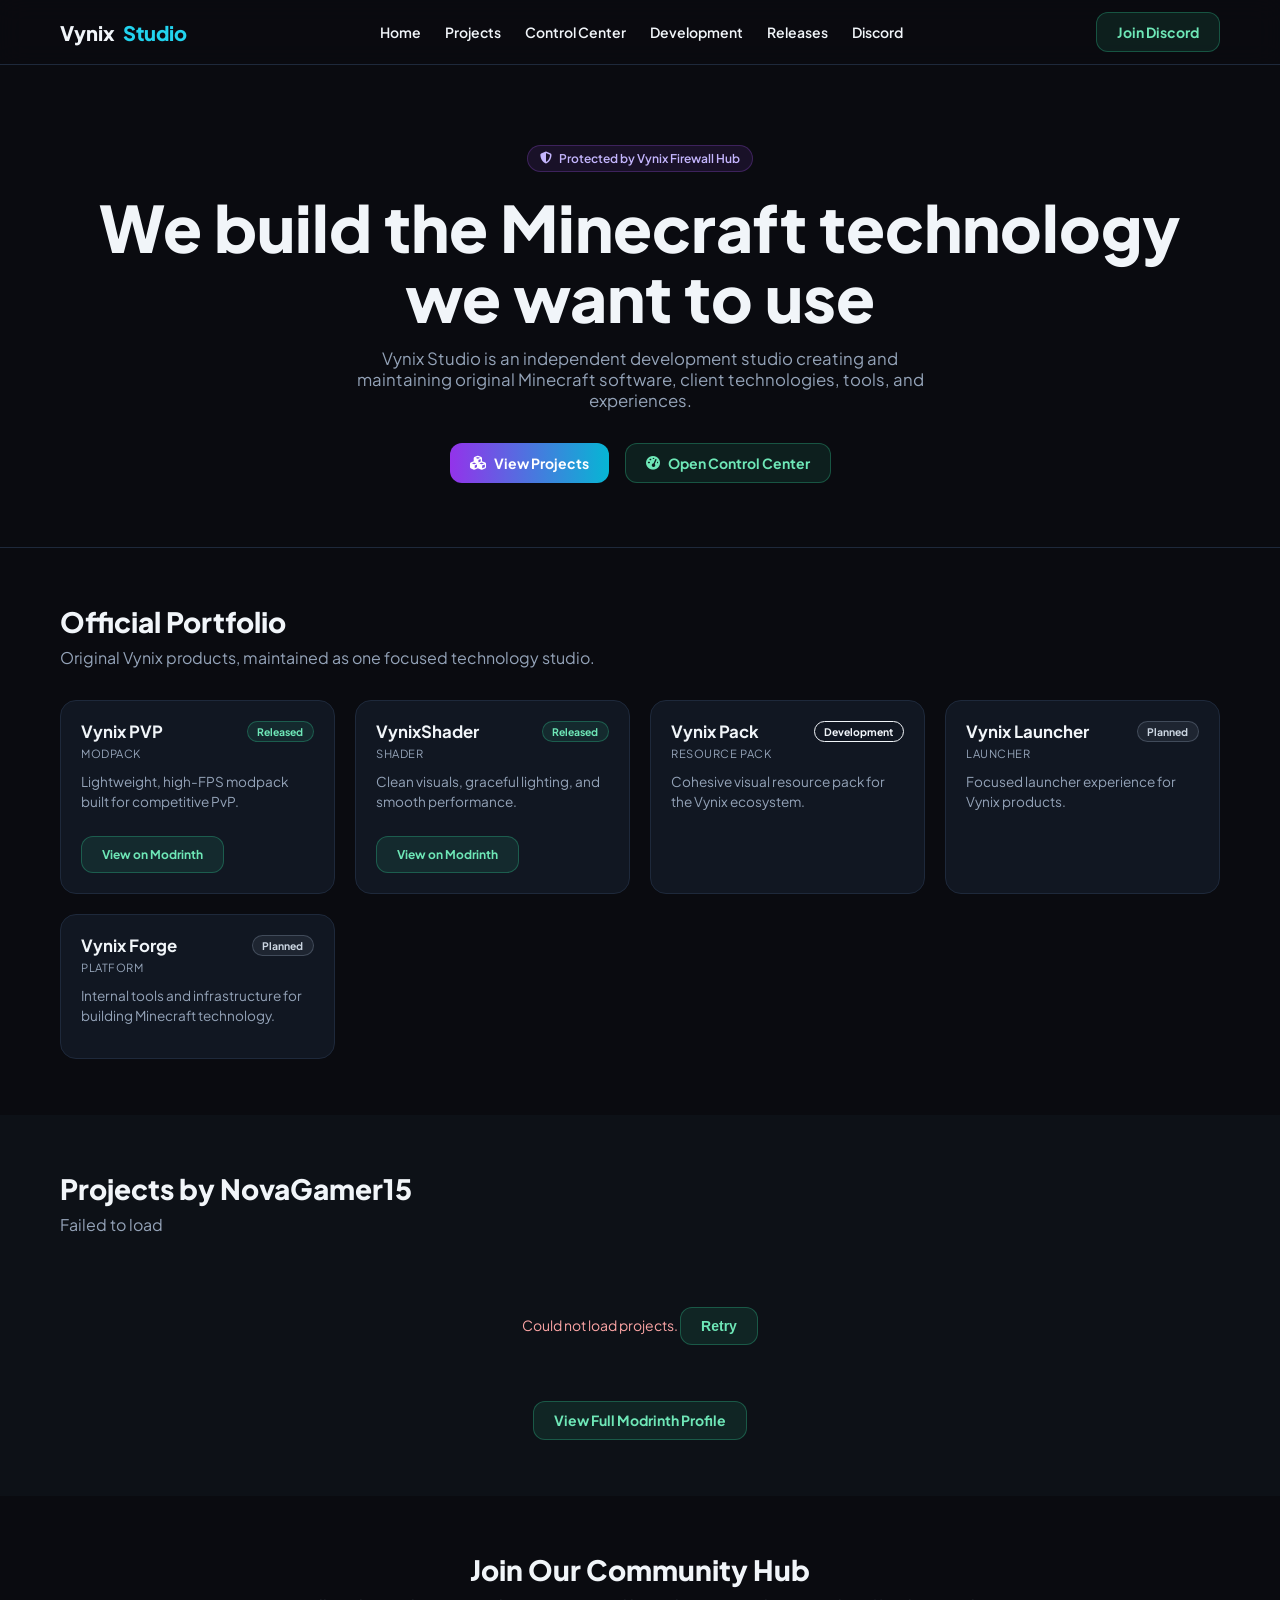
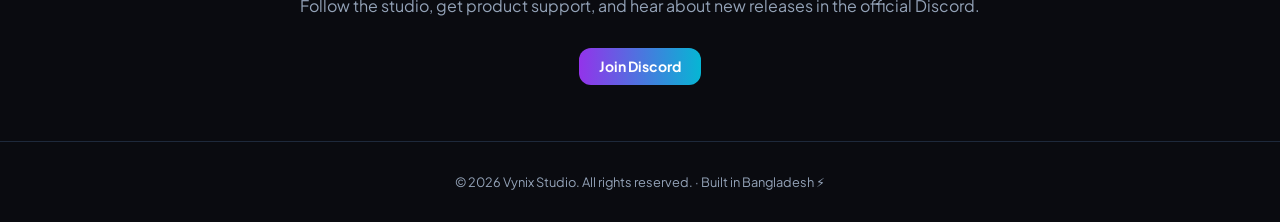
<file: index.html>
<!DOCTYPE html>
<html lang="en" class="dark">
<head>
  <meta charset="UTF-8">
  <meta name="viewport" content="width=device-width, initial-scale=1.0">
  <title>Vynix Studio | Minecraft Software Development Studio</title>
  <meta name="description" content="Vynix Studio creates and maintains original Minecraft software, modpacks, shaders, and tools. Browse live projects from NovaGamer15.">
  <link rel="preconnect" href="https://fonts.googleapis.com">
  <link href="https://fonts.googleapis.com/css2?family=Plus+Jakarta+Sans:wght@400;500;600;700;800&display=swap" rel="stylesheet">
  <link rel="stylesheet" href="https://cdnjs.cloudflare.com/ajax/libs/font-awesome/6.5.1/css/all.min.css">
  <link rel="stylesheet" href="css/style.css">
</head>
<body>
  <header class="header">
    <div class="container nav">
      <a href="index.html" class="logo">Vynix <span>Studio</span></a>
      <nav class="nav-links">
        <a href="index.html">Home</a>
        <a href="projects/index.html">Projects</a>
        <a href="dashboard/index.html">Control Center</a>
        <a href="development/index.html">Development</a>
        <a href="releases/index.html">Releases</a>
        <a href="https://discord.gg/BH5TcybwG4" target="_blank">Discord</a>
      </nav>
      <a href="https://discord.gg/BH5TcybwG4" target="_blank" class="btn btn-secondary">Join Discord</a>
    </div>
  </header>

  <main>
    <section class="hero">
      <div class="container">
        <div class="badge"><i class="fa-solid fa-shield-halved"></i> Protected by Vynix Firewall Hub</div>
        <h1>We build the Minecraft technology we want to use</h1>
        <p>Vynix Studio is an independent development studio creating and maintaining original Minecraft software, client technologies, tools, and experiences.</p>
        <div style="display:flex;gap:1rem;justify-content:center;flex-wrap:wrap;">
          <a href="projects/index.html" class="btn btn-primary"><i class="fa-solid fa-cubes"></i> View Projects</a>
          <a href="dashboard/index.html" class="btn btn-secondary"><i class="fa-solid fa-gauge-high"></i> Open Control Center</a>
        </div>
      </div>
    </section>

    <section class="section">
      <div class="container">
        <h2>Official Portfolio</h2>
        <p class="section-subtitle">Original Vynix products, maintained as one focused technology studio.</p>
        <div id="official-products-grid" class="grid grid-3"></div>
      </div>
    </section>

    <section class="section" style="background:#0d1117;">
      <div class="container">
        <h2>Projects by NovaGamer15</h2>
        <p class="section-subtitle" id="creator-projects-status">Loading projects from Modrinth...</p>
        <div id="creator-projects-grid" class="grid grid-2"></div>
        <div style="text-align:center;margin-top:1.5rem;">
          <a href="https://modrinth.com/user/NovaGamer15" target="_blank" class="btn btn-secondary">View Full Modrinth Profile</a>
        </div>
      </div>
    </section>

    <section class="section">
      <div class="container" style="text-align:center;">
        <h2>Join Our Community Hub</h2>
        <p class="section-subtitle">Follow the studio, get product support, and hear about new releases in the official Discord.</p>
        <a href="https://discord.gg/BH5TcybwG4" target="_blank" class="btn btn-primary">Join Discord</a>
      </div>
    </section>
  </main>

  <footer class="footer">
    <div class="container">
      © 2026 Vynix Studio. All rights reserved. · Built in Bangladesh ⚡
    </div>
  </footer>

  <script src="js/main.js"></script>
</body>
</html>
</file>
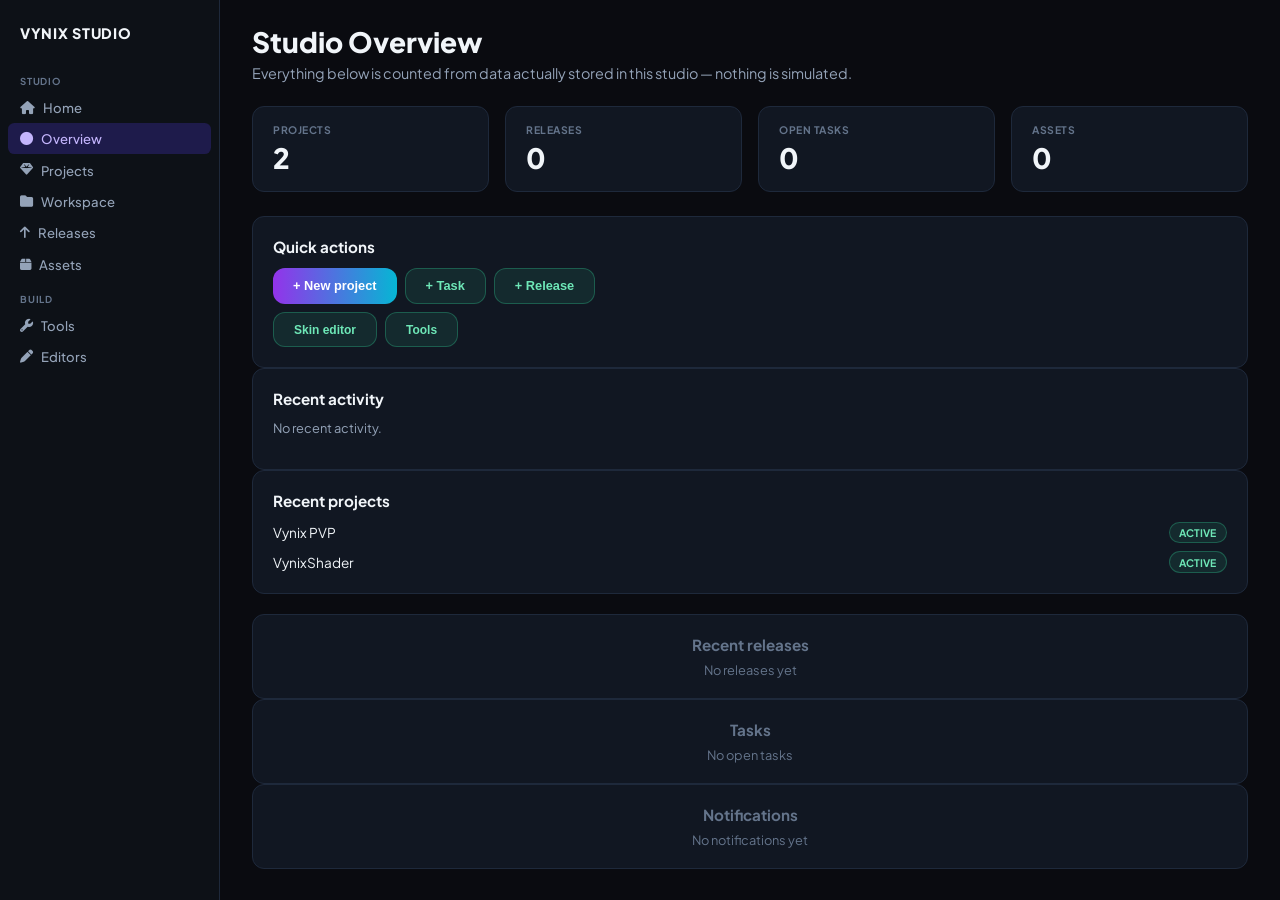
<file: dashboard/index.html>
<!DOCTYPE html>
<html lang="en">
<head>
  <meta charset="UTF-8">
  <meta name="viewport" content="width=device-width, initial-scale=1.0">
  <title>Overview | Vynix Studio</title>
  <link rel="preconnect" href="https://fonts.googleapis.com">
  <link href="https://fonts.googleapis.com/css2?family=Plus+Jakarta+Sans:wght@400;500;600;700;800&display=swap" rel="stylesheet">
  <link rel="stylesheet" href="https://cdnjs.cloudflare.com/ajax/libs/font-awesome/6.5.1/css/all.min.css">
  <link rel="stylesheet" href="../css/style.css">
  <link rel="stylesheet" href="dash.css">
</head>
<body>
  <aside class="sidebar">
    <div class="sidebar-logo">VYNIX STUDIO</div>
    <div class="sidebar-section">Studio</div>
    <a href="../index.html"><i class="fa-solid fa-house"></i> Home</a>
    <a href="index.html" class="active"><i class="fa-solid fa-circle"></i> Overview</a>
    <a href="projects.html"><i class="fa-solid fa-gem"></i> Projects</a>
    <a href="workspace.html"><i class="fa-solid fa-folder"></i> Workspace</a>
    <a href="releases.html"><i class="fa-solid fa-arrow-up"></i> Releases</a>
    <a href="assets.html"><i class="fa-solid fa-box"></i> Assets</a>
    <div class="sidebar-section">Build</div>
    <a href="tools.html"><i class="fa-solid fa-wrench"></i> Tools</a>
    <a href="editors.html"><i class="fa-solid fa-pen"></i> Editors</a>
  </aside>
  <main class="main-content">
    <div class="page-header">
      <h1>Studio Overview</h1>
      <p>Everything below is counted from data actually stored in this studio — nothing is simulated.</p>
    </div>
    <div class="stats-row">
      <div class="stat-card"><div class="stat-label">PROJECTS</div><div class="stat-value">2</div></div>
      <div class="stat-card"><div class="stat-label">RELEASES</div><div class="stat-value">0</div></div>
      <div class="stat-card"><div class="stat-label">OPEN TASKS</div><div class="stat-value">0</div></div>
      <div class="stat-card"><div class="stat-label">ASSETS</div><div class="stat-value">0</div></div>
    </div>
    <div class="grid-3" style="margin-top:1.5rem;">
      <div class="panel">
        <h3>Quick actions</h3>
        <div style="display:flex;gap:0.5rem;flex-wrap:wrap;margin-top:0.75rem;">
          <button class="btn btn-primary" style="font-size:0.8rem;">+ New project</button>
          <button class="btn btn-secondary" style="font-size:0.8rem;">+ Task</button>
          <button class="btn btn-secondary" style="font-size:0.8rem;">+ Release</button>
        </div>
        <div style="display:flex;gap:0.5rem;margin-top:0.5rem;">
          <button class="btn btn-secondary" style="font-size:0.75rem;">Skin editor</button>
          <button class="btn btn-secondary" style="font-size:0.75rem;">Tools</button>
        </div>
      </div>
      <div class="panel">
        <h3>Recent activity</h3>
        <p style="font-size:0.8rem;color:#94a3b8;margin-top:0.75rem;">No recent activity.</p>
      </div>
      <div class="panel">
        <h3>Recent projects</h3>
        <div style="margin-top:0.75rem;font-size:0.85rem;">
          <div style="display:flex;justify-content:space-between;align-items:center;margin-bottom:0.5rem;">
            <span>Vynix PVP</span><span class="status-pill status-released">ACTIVE</span>
          </div>
          <div style="display:flex;justify-content:space-between;align-items:center;">
            <span>VynixShader</span><span class="status-pill status-released">ACTIVE</span>
          </div>
        </div>
      </div>
    </div>
    <div class="grid-3" style="margin-top:1.25rem;">
      <div class="panel empty-state"><h3>Recent releases</h3><p>No releases yet</p></div>
      <div class="panel empty-state"><h3>Tasks</h3><p>No open tasks</p></div>
      <div class="panel empty-state"><h3>Notifications</h3><p>No notifications yet</p></div>
    </div>
  </main>
</body>
</html>
</file>
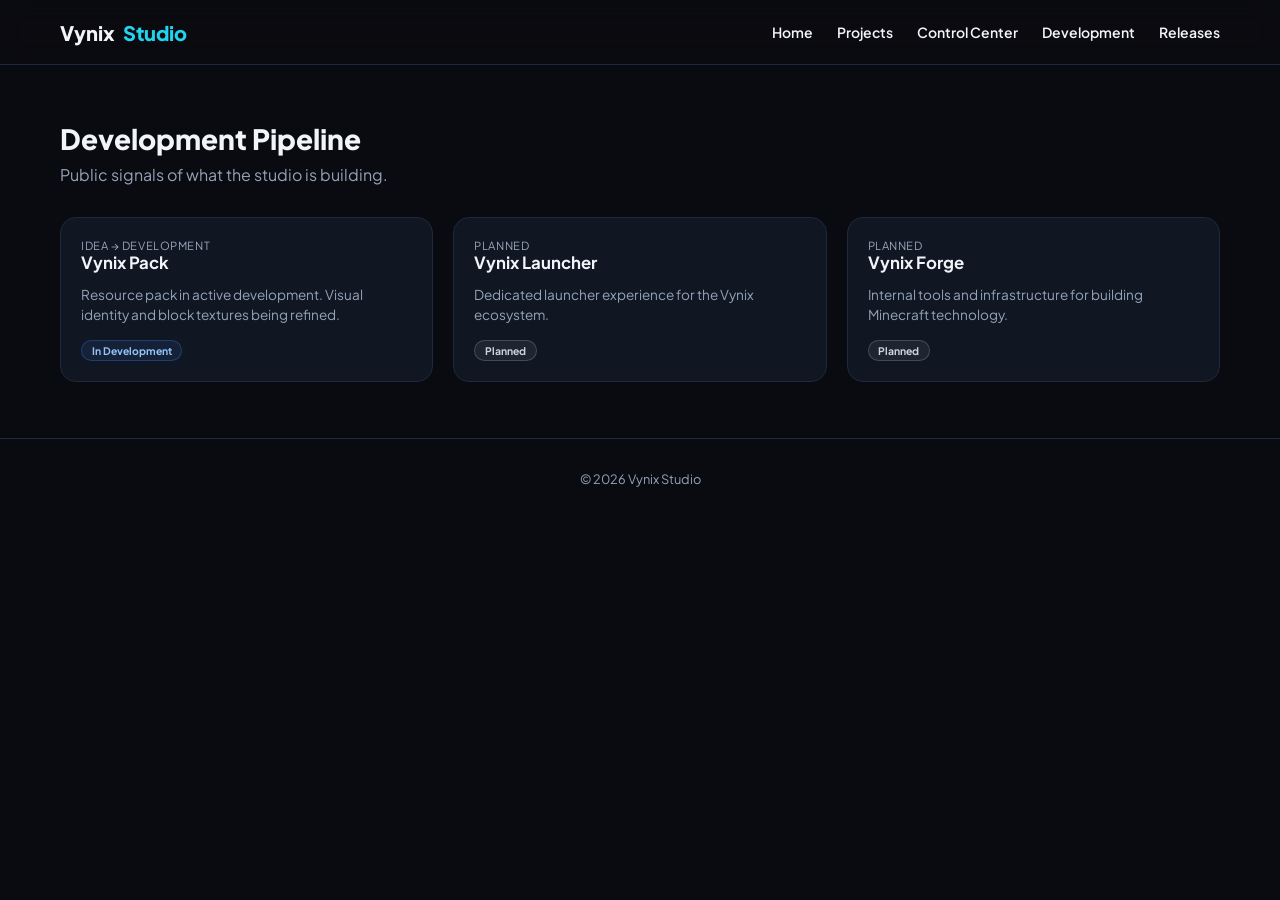
<file: development/index.html>
<!DOCTYPE html>
<html lang="en">
<head>
  <meta charset="UTF-8">
  <meta name="viewport" content="width=device-width, initial-scale=1.0">
  <title>Development | Vynix Studio</title>
  <link rel="preconnect" href="https://fonts.googleapis.com">
  <link href="https://fonts.googleapis.com/css2?family=Plus+Jakarta+Sans:wght@400;500;600;700;800&display=swap" rel="stylesheet">
  <link rel="stylesheet" href="../css/style.css">
</head>
<body>
  <header class="header">
    <div class="container nav">
      <a href="../index.html" class="logo">Vynix <span>Studio</span></a>
      <nav class="nav-links">
        <a href="../index.html">Home</a>
        <a href="../projects/index.html">Projects</a>
        <a href="../dashboard/index.html">Control Center</a>
        <a href="index.html">Development</a>
        <a href="../releases/index.html">Releases</a>
      </nav>
    </div>
  </header>

  <main class="section">
    <div class="container">
      <h2>Development Pipeline</h2>
      <p class="section-subtitle">Public signals of what the studio is building.</p>
      <div class="grid grid-3">
        <article class="card">
          <div class="type">Idea → Development</div>
          <h3>Vynix Pack</h3>
          <p>Resource pack in active development. Visual identity and block textures being refined.</p>
          <span class="status-pill status-dev">In Development</span>
        </article>
        <article class="card">
          <div class="type">Planned</div>
          <h3>Vynix Launcher</h3>
          <p>Dedicated launcher experience for the Vynix ecosystem.</p>
          <span class="status-pill status-planned">Planned</span>
        </article>
        <article class="card">
          <div class="type">Planned</div>
          <h3>Vynix Forge</h3>
          <p>Internal tools and infrastructure for building Minecraft technology.</p>
          <span class="status-pill status-planned">Planned</span>
        </article>
      </div>
    </div>
  </main>

  <footer class="footer"><div class="container">© 2026 Vynix Studio</div></footer>
</body>
</html>
</file>
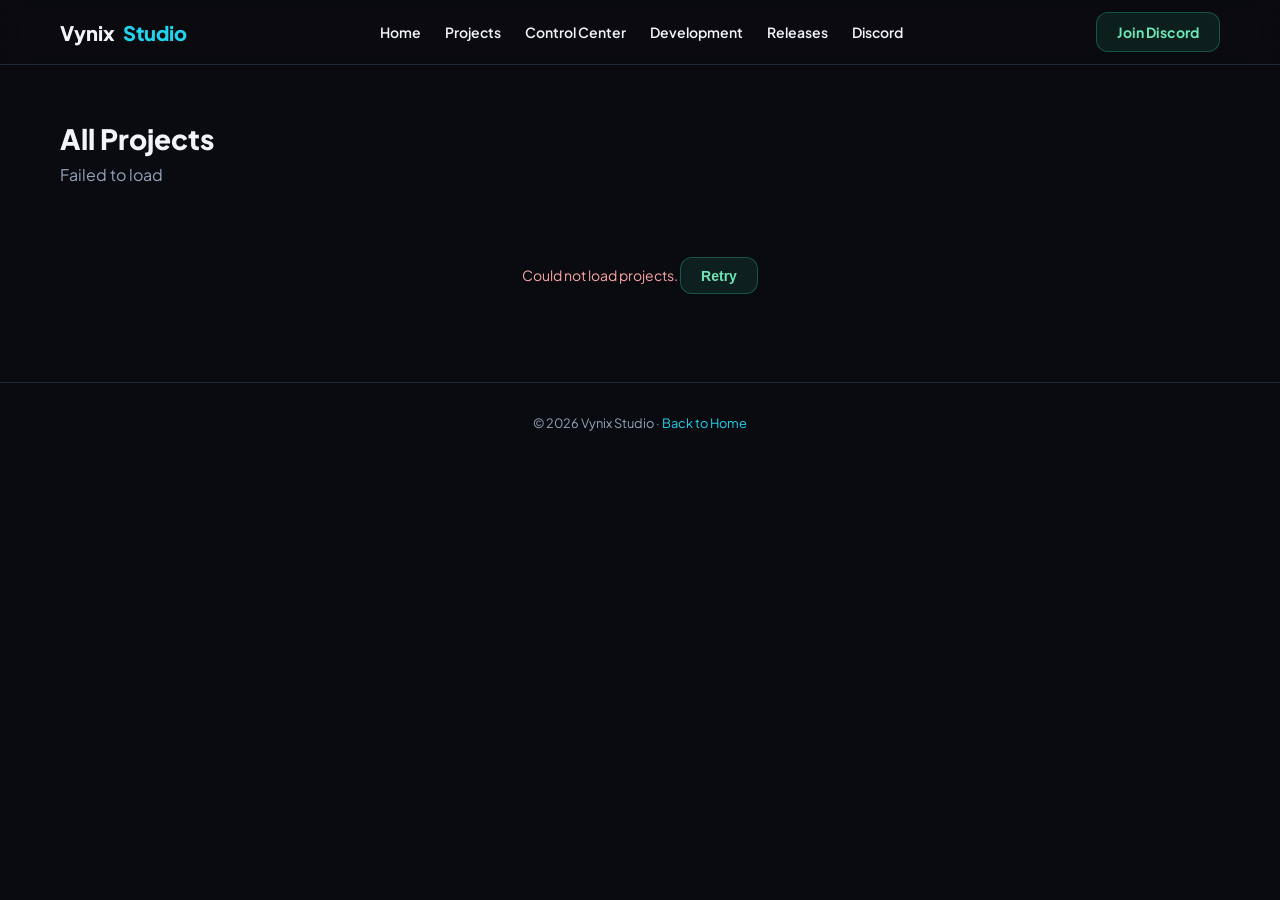
<file: projects/index.html>
<!DOCTYPE html>
<html lang="en">
<head>
  <meta charset="UTF-8">
  <meta name="viewport" content="width=device-width, initial-scale=1.0">
  <title>Projects | Vynix Studio</title>
  <link rel="preconnect" href="https://fonts.googleapis.com">
  <link href="https://fonts.googleapis.com/css2?family=Plus+Jakarta+Sans:wght@400;500;600;700;800&display=swap" rel="stylesheet">
  <link rel="stylesheet" href="https://cdnjs.cloudflare.com/ajax/libs/font-awesome/6.5.1/css/all.min.css">
  <link rel="stylesheet" href="../css/style.css">
</head>
<body>
  <header class="header">
    <div class="container nav">
      <a href="../index.html" class="logo">Vynix <span>Studio</span></a>
      <nav class="nav-links">
        <a href="../index.html">Home</a>
        <a href="index.html">Projects</a>
        <a href="../dashboard/index.html">Control Center</a>
        <a href="../development/index.html">Development</a>
        <a href="../releases/index.html">Releases</a>
        <a href="https://discord.gg/BH5TcybwG4" target="_blank">Discord</a>
      </nav>
      <a href="https://discord.gg/BH5TcybwG4" target="_blank" class="btn btn-secondary">Join Discord</a>
    </div>
  </header>

  <main class="section">
    <div class="container">
      <h2>All Projects</h2>
      <p class="section-subtitle" id="creator-projects-status">Live from Modrinth</p>
      <div id="creator-projects-grid" class="grid grid-2"></div>
    </div>
  </main>

  <footer class="footer">
    <div class="container">© 2026 Vynix Studio · <a href="../index.html">Back to Home</a></div>
  </footer>
  <script src="../js/main.js"></script>
</body>
</html>
</file>
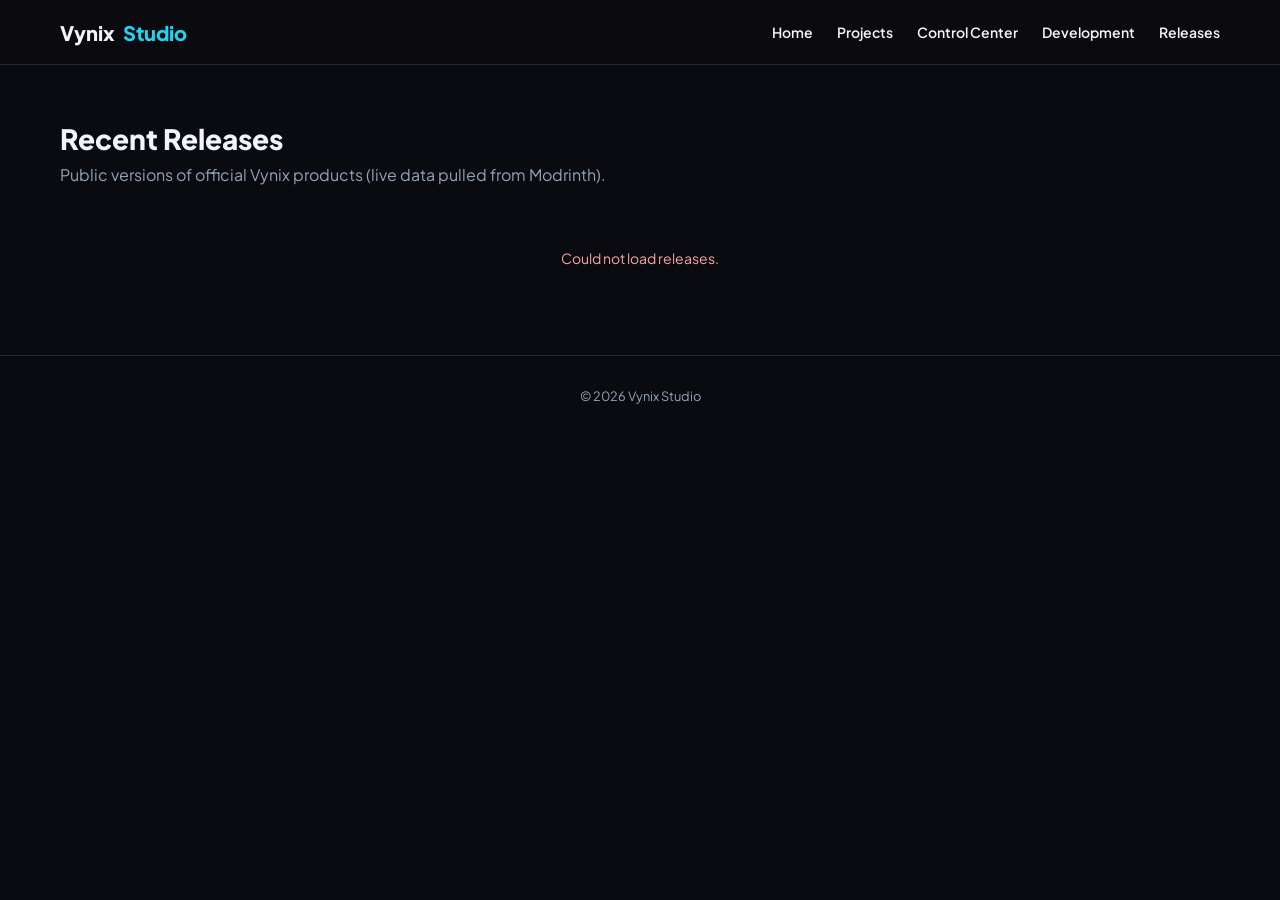
<file: releases/index.html>
<!DOCTYPE html>
<html lang="en">
<head>
  <meta charset="UTF-8">
  <meta name="viewport" content="width=device-width, initial-scale=1.0">
  <title>Releases | Vynix Studio</title>
  <link rel="preconnect" href="https://fonts.googleapis.com">
  <link href="https://fonts.googleapis.com/css2?family=Plus+Jakarta+Sans:wght@400;500;600;700;800&display=swap" rel="stylesheet">
  <link rel="stylesheet" href="../css/style.css">
</head>
<body>
  <header class="header">
    <div class="container nav">
      <a href="../index.html" class="logo">Vynix <span>Studio</span></a>
      <nav class="nav-links">
        <a href="../index.html">Home</a>
        <a href="../projects/index.html">Projects</a>
        <a href="../dashboard/index.html">Control Center</a>
        <a href="../development/index.html">Development</a>
        <a href="index.html">Releases</a>
      </nav>
    </div>
  </header>

  <main class="section">
    <div class="container">
      <h2>Recent Releases</h2>
      <p class="section-subtitle">Public versions of official Vynix products (live data pulled from Modrinth).</p>
      <div id="releases-container" class="grid grid-2">
        <div class="loading">Loading release data...</div>
      </div>
    </div>
  </main>

  <footer class="footer"><div class="container">© 2026 Vynix Studio</div></footer>

  <script>
    // Lightweight release loader
    async function loadReleases() {
      const container = document.getElementById('releases-container');
      try {
        const projects = await fetch('https://api.modrinth.com/v2/user/NovaGamer15/projects').then(r => r.json());
        const withVersions = [];
        for (const p of projects.slice(0, 4)) {
          try {
            const versions = await fetch(`https://api.modrinth.com/v2/project/${p.slug}/version?limit=1`).then(r => r.json());
            if (versions[0]) withVersions.push({ ...p, latest: versions[0] });
          } catch {}
        }
        if (!withVersions.length) {
          container.innerHTML = '<p class="loading">No release data available.</p>';
          return;
        }
        container.innerHTML = withVersions.map(p => `
          <article class="card">
            <h3>${p.title}</h3>
            <div class="type">${p.project_type}</div>
            <p>Latest: <strong>${p.latest.version_number || p.latest.name}</strong></p>
            <p style="font-size:0.75rem;color:#64748b;">${new Date(p.latest.date_published).toLocaleDateString()}</p>
            <a href="https://modrinth.com/${p.project_type}/${p.slug}" target="_blank" class="btn btn-secondary" style="margin-top:0.75rem;font-size:0.75rem;">View Project</a>
          </article>
        `).join('');
      } catch (e) {
        container.innerHTML = '<div class="error loading">Could not load releases.</div>';
      }
    }
    document.addEventListener('DOMContentLoaded', loadReleases);
  </script>
</body>
</html>
</file>
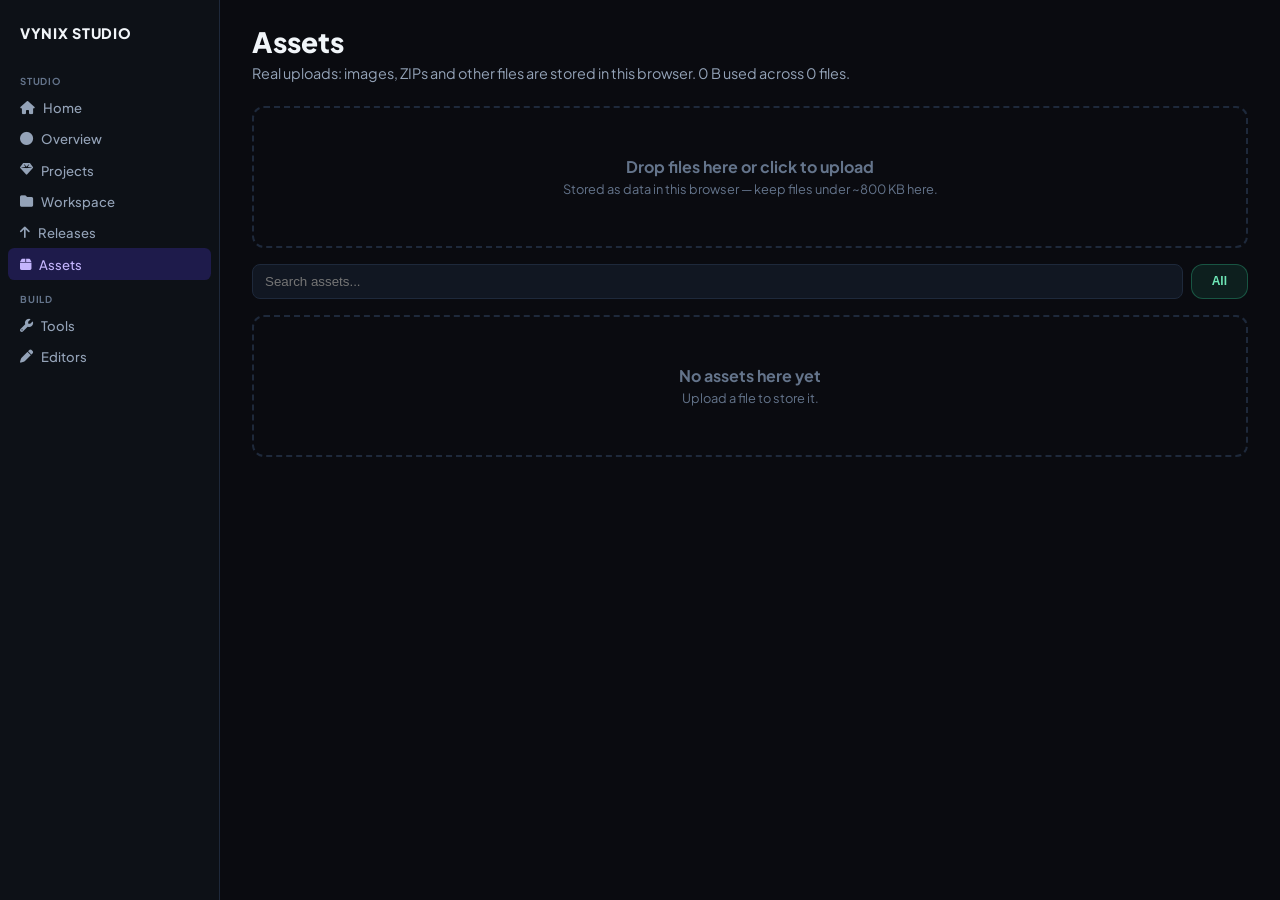
<file: dashboard/assets.html>
<!DOCTYPE html>
<html lang="en">
<head>
  <meta charset="UTF-8">
  <meta name="viewport" content="width=device-width, initial-scale=1.0">
  <title>Assets | Vynix Studio</title>
  <link rel="preconnect" href="https://fonts.googleapis.com">
  <link href="https://fonts.googleapis.com/css2?family=Plus+Jakarta+Sans:wght@400;500;600;700;800&display=swap" rel="stylesheet">
  <link rel="stylesheet" href="https://cdnjs.cloudflare.com/ajax/libs/font-awesome/6.5.1/css/all.min.css">
  <link rel="stylesheet" href="../css/style.css">
  <link rel="stylesheet" href="dash.css">
</head>
<body>
  <aside class="sidebar">
    <div class="sidebar-logo">VYNIX STUDIO</div>
    <div class="sidebar-section">Studio</div>
    <a href="../index.html"><i class="fa-solid fa-house"></i> Home</a>
    <a href="index.html"><i class="fa-solid fa-circle"></i> Overview</a>
    <a href="projects.html"><i class="fa-solid fa-gem"></i> Projects</a>
    <a href="workspace.html"><i class="fa-solid fa-folder"></i> Workspace</a>
    <a href="releases.html"><i class="fa-solid fa-arrow-up"></i> Releases</a>
    <a href="assets.html" class="active"><i class="fa-solid fa-box"></i> Assets</a>
    <div class="sidebar-section">Build</div>
    <a href="tools.html"><i class="fa-solid fa-wrench"></i> Tools</a>
    <a href="editors.html"><i class="fa-solid fa-pen"></i> Editors</a>
  </aside>
  <main class="main-content">
    <div class="page-header">
      <h1>Assets</h1>
      <p>Real uploads: images, ZIPs and other files are stored in this browser. 0 B used across 0 files.</p>
    </div>
    <div class="drop-zone">
      <strong>Drop files here or click to upload</strong><br><span style="font-size:0.8rem;">Stored as data in this browser — keep files under ~800 KB here.</span>
    </div>
    <div style="display:flex;gap:0.5rem;margin-bottom:1rem;">
      <input type="text" placeholder="Search assets..." style="background:#111722;border:1px solid #1e293b;border-radius:0.5rem;padding:0.5rem 0.75rem;color:#f1f5f9;flex:1;">
      <button class="btn btn-secondary" style="font-size:0.75rem;">All</button>
    </div>
    <div class="drop-zone">
      <strong>No assets here yet</strong><br><span style="font-size:0.8rem;">Upload a file to store it.</span>
    </div>
  </main>
</body>
</html>
</file>
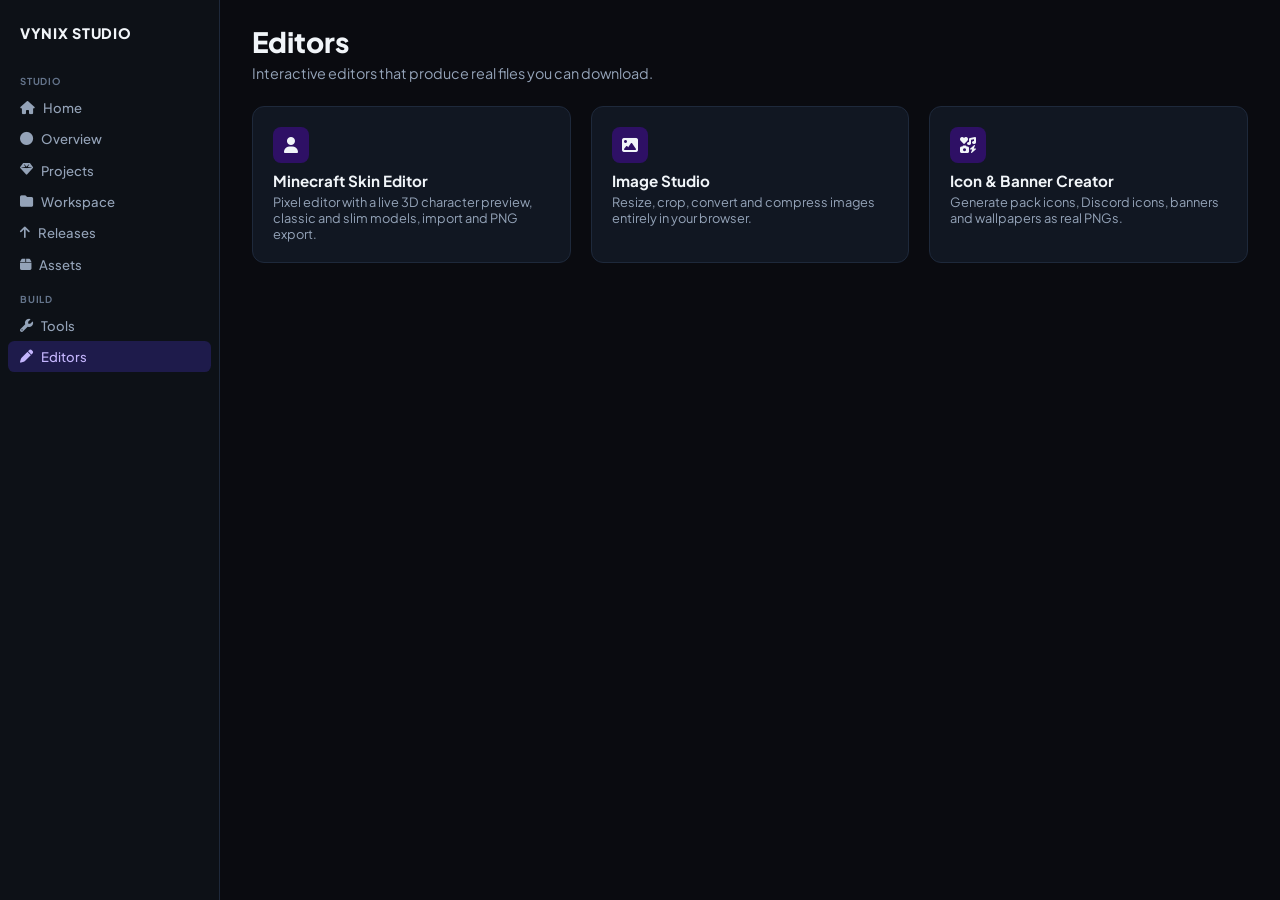
<file: dashboard/editors.html>
<!DOCTYPE html>
<html lang="en">
<head>
  <meta charset="UTF-8">
  <meta name="viewport" content="width=device-width, initial-scale=1.0">
  <title>Editors | Vynix Studio</title>
  <link rel="preconnect" href="https://fonts.googleapis.com">
  <link href="https://fonts.googleapis.com/css2?family=Plus+Jakarta+Sans:wght@400;500;600;700;800&display=swap" rel="stylesheet">
  <link rel="stylesheet" href="https://cdnjs.cloudflare.com/ajax/libs/font-awesome/6.5.1/css/all.min.css">
  <link rel="stylesheet" href="../css/style.css">
  <link rel="stylesheet" href="dash.css">
</head>
<body>
  <aside class="sidebar">
    <div class="sidebar-logo">VYNIX STUDIO</div>
    <div class="sidebar-section">Studio</div>
    <a href="../index.html"><i class="fa-solid fa-house"></i> Home</a>
    <a href="index.html"><i class="fa-solid fa-circle"></i> Overview</a>
    <a href="projects.html"><i class="fa-solid fa-gem"></i> Projects</a>
    <a href="workspace.html"><i class="fa-solid fa-folder"></i> Workspace</a>
    <a href="releases.html"><i class="fa-solid fa-arrow-up"></i> Releases</a>
    <a href="assets.html"><i class="fa-solid fa-box"></i> Assets</a>
    <div class="sidebar-section">Build</div>
    <a href="tools.html"><i class="fa-solid fa-wrench"></i> Tools</a>
    <a href="editors.html" class="active"><i class="fa-solid fa-pen"></i> Editors</a>
  </aside>
  <main class="main-content">
    <div class="page-header">
      <h1>Editors</h1>
      <p>Interactive editors that produce real files you can download.</p>
    </div>
    <div class="grid grid-3">
      <div class="editor-card">
        <div style="width:36px;height:36px;background:#2e1065;border-radius:0.5rem;display:flex;align-items:center;justify-content:center;"><i class="fa-solid fa-user"></i></div>
        <h3>Minecraft Skin Editor</h3>
        <p>Pixel editor with a live 3D character preview, classic and slim models, import and PNG export.</p>
      </div>
      <div class="editor-card">
        <div style="width:36px;height:36px;background:#2e1065;border-radius:0.5rem;display:flex;align-items:center;justify-content:center;"><i class="fa-solid fa-image"></i></div>
        <h3>Image Studio</h3>
        <p>Resize, crop, convert and compress images entirely in your browser.</p>
      </div>
      <div class="editor-card">
        <div style="width:36px;height:36px;background:#2e1065;border-radius:0.5rem;display:flex;align-items:center;justify-content:center;"><i class="fa-solid fa-icons"></i></div>
        <h3>Icon & Banner Creator</h3>
        <p>Generate pack icons, Discord icons, banners and wallpapers as real PNGs.</p>
      </div>
    </div>
  </main>
</body>
</html>
</file>
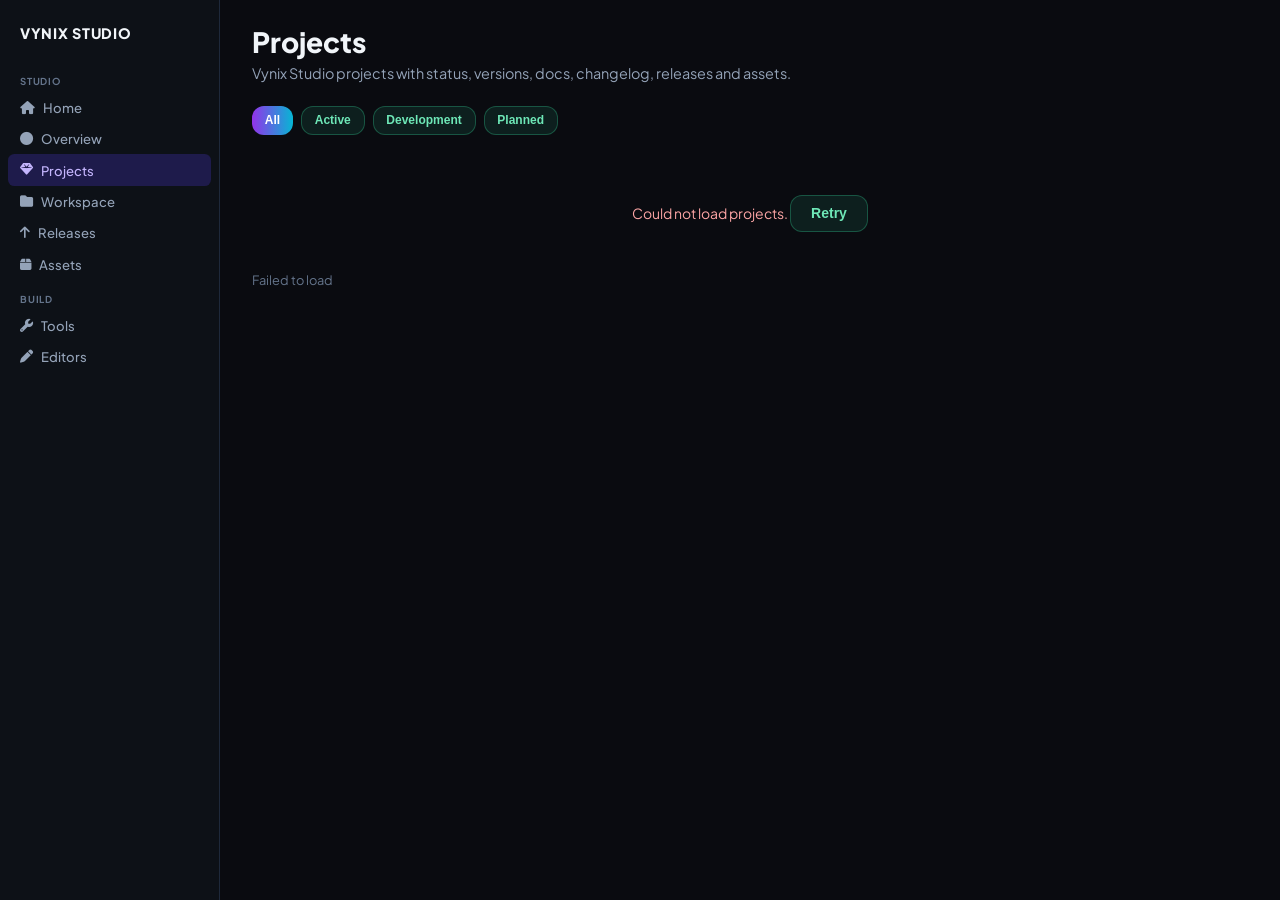
<file: dashboard/projects.html>
<!DOCTYPE html>
<html lang="en">
<head>
  <meta charset="UTF-8">
  <meta name="viewport" content="width=device-width, initial-scale=1.0">
  <title>Projects | Vynix Studio</title>
  <link rel="preconnect" href="https://fonts.googleapis.com">
  <link href="https://fonts.googleapis.com/css2?family=Plus+Jakarta+Sans:wght@400;500;600;700;800&display=swap" rel="stylesheet">
  <link rel="stylesheet" href="https://cdnjs.cloudflare.com/ajax/libs/font-awesome/6.5.1/css/all.min.css">
  <link rel="stylesheet" href="../css/style.css">
  <link rel="stylesheet" href="dash.css">
</head>
<body>
  <aside class="sidebar">
    <div class="sidebar-logo">VYNIX STUDIO</div>
    <div class="sidebar-section">Studio</div>
    <a href="../index.html"><i class="fa-solid fa-house"></i> Home</a>
    <a href="index.html"><i class="fa-solid fa-circle"></i> Overview</a>
    <a href="projects.html" class="active"><i class="fa-solid fa-gem"></i> Projects</a>
    <a href="workspace.html"><i class="fa-solid fa-folder"></i> Workspace</a>
    <a href="releases.html"><i class="fa-solid fa-arrow-up"></i> Releases</a>
    <a href="assets.html"><i class="fa-solid fa-box"></i> Assets</a>
    <div class="sidebar-section">Build</div>
    <a href="tools.html"><i class="fa-solid fa-wrench"></i> Tools</a>
    <a href="editors.html"><i class="fa-solid fa-pen"></i> Editors</a>
  </aside>
  <main class="main-content">
    <div class="page-header" style="display:flex;justify-content:space-between;align-items:flex-start;">
      <div>
        <h1>Projects</h1>
        <p>Vynix Studio projects with status, versions, docs, changelog, releases and assets.</p>
      </div>
    </div>
    <div style="display:flex;gap:0.5rem;margin-bottom:1.25rem;">
      <button class="btn btn-primary" style="font-size:0.75rem;padding:0.4rem 0.8rem;">All</button>
      <button class="btn btn-secondary" style="font-size:0.75rem;padding:0.4rem 0.8rem;">Active</button>
      <button class="btn btn-secondary" style="font-size:0.75rem;padding:0.4rem 0.8rem;">Development</button>
      <button class="btn btn-secondary" style="font-size:0.75rem;padding:0.4rem 0.8rem;">Planned</button>
    </div>
    <div id="creator-projects-grid" class="grid grid-2"></div>
    <p id="creator-projects-status" style="font-size:0.8rem;color:#64748b;margin-top:0.5rem;"></p>
  </main>
  <script src="../js/main.js"></script>
</body>
</html>
</file>
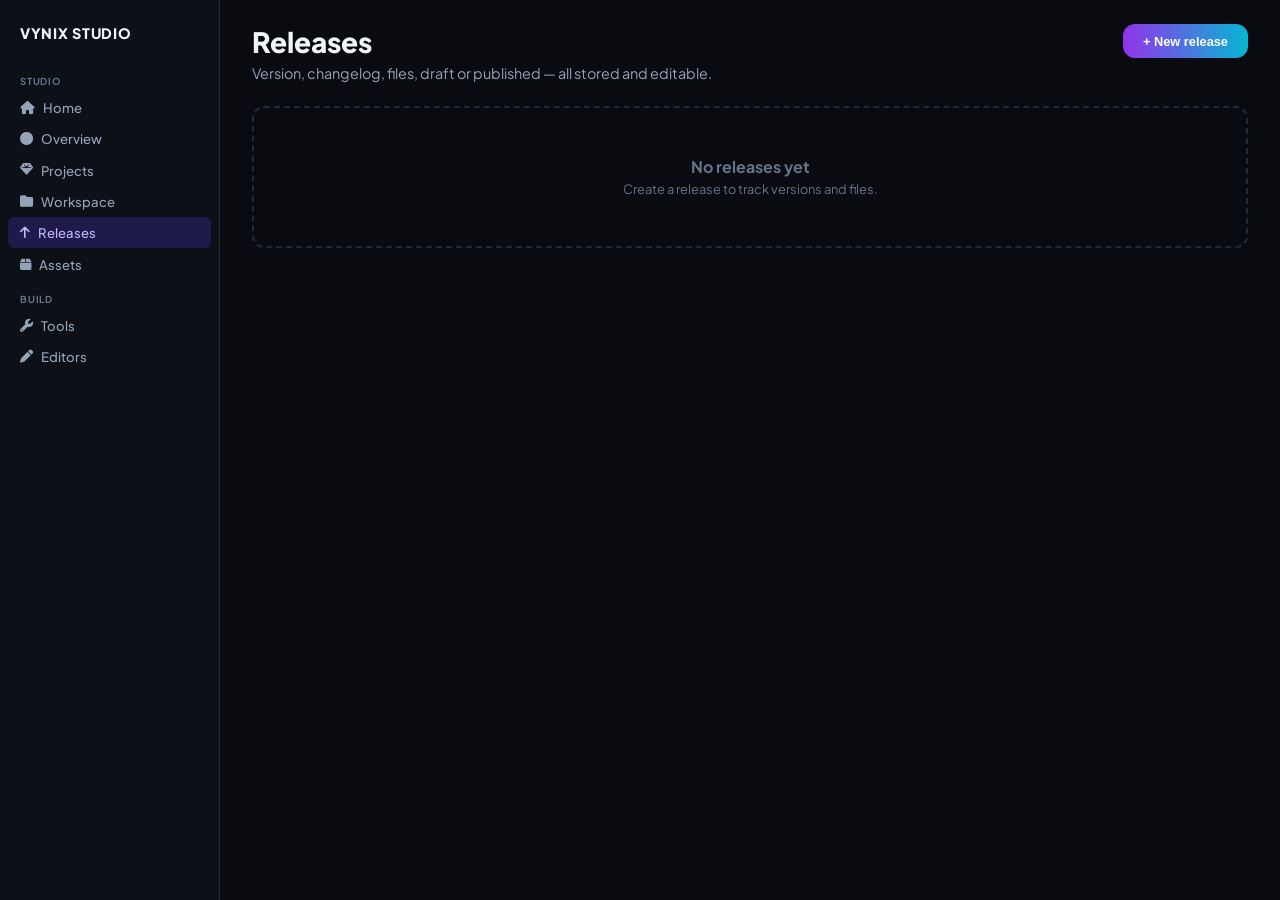
<file: dashboard/releases.html>
<!DOCTYPE html>
<html lang="en">
<head>
  <meta charset="UTF-8">
  <meta name="viewport" content="width=device-width, initial-scale=1.0">
  <title>Releases | Vynix Studio</title>
  <link rel="preconnect" href="https://fonts.googleapis.com">
  <link href="https://fonts.googleapis.com/css2?family=Plus+Jakarta+Sans:wght@400;500;600;700;800&display=swap" rel="stylesheet">
  <link rel="stylesheet" href="https://cdnjs.cloudflare.com/ajax/libs/font-awesome/6.5.1/css/all.min.css">
  <link rel="stylesheet" href="../css/style.css">
  <link rel="stylesheet" href="dash.css">
</head>
<body>
  <aside class="sidebar">
    <div class="sidebar-logo">VYNIX STUDIO</div>
    <div class="sidebar-section">Studio</div>
    <a href="../index.html"><i class="fa-solid fa-house"></i> Home</a>
    <a href="index.html"><i class="fa-solid fa-circle"></i> Overview</a>
    <a href="projects.html"><i class="fa-solid fa-gem"></i> Projects</a>
    <a href="workspace.html"><i class="fa-solid fa-folder"></i> Workspace</a>
    <a href="releases.html" class="active"><i class="fa-solid fa-arrow-up"></i> Releases</a>
    <a href="assets.html"><i class="fa-solid fa-box"></i> Assets</a>
    <div class="sidebar-section">Build</div>
    <a href="tools.html"><i class="fa-solid fa-wrench"></i> Tools</a>
    <a href="editors.html"><i class="fa-solid fa-pen"></i> Editors</a>
  </aside>
  <main class="main-content">
    <div class="page-header" style="display:flex;justify-content:space-between;align-items:flex-start;">
      <div>
        <h1>Releases</h1>
        <p>Version, changelog, files, draft or published — all stored and editable.</p>
      </div>
      <button class="btn btn-primary" style="font-size:0.8rem;">+ New release</button>
    </div>
    <div class="drop-zone">
      <strong>No releases yet</strong><br><span style="font-size:0.8rem;">Create a release to track versions and files.</span>
    </div>
  </main>
</body>
</html>
</file>
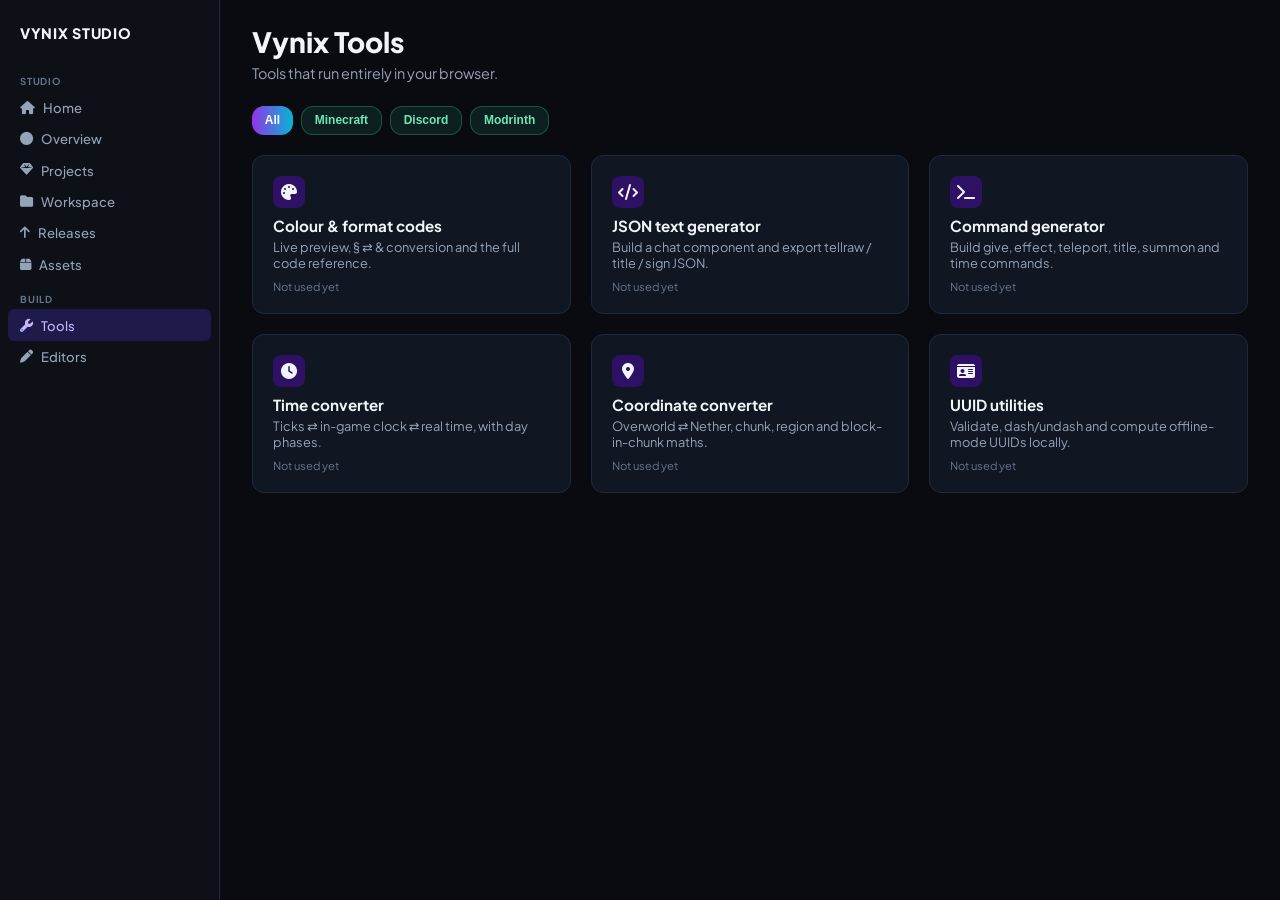
<file: dashboard/tools.html>
<!DOCTYPE html>
<html lang="en">
<head>
  <meta charset="UTF-8">
  <meta name="viewport" content="width=device-width, initial-scale=1.0">
  <title>Tools | Vynix Studio</title>
  <link rel="preconnect" href="https://fonts.googleapis.com">
  <link href="https://fonts.googleapis.com/css2?family=Plus+Jakarta+Sans:wght@400;500;600;700;800&display=swap" rel="stylesheet">
  <link rel="stylesheet" href="https://cdnjs.cloudflare.com/ajax/libs/font-awesome/6.5.1/css/all.min.css">
  <link rel="stylesheet" href="../css/style.css">
  <link rel="stylesheet" href="dash.css">
</head>
<body>
  <aside class="sidebar">
    <div class="sidebar-logo">VYNIX STUDIO</div>
    <div class="sidebar-section">Studio</div>
    <a href="../index.html"><i class="fa-solid fa-house"></i> Home</a>
    <a href="index.html"><i class="fa-solid fa-circle"></i> Overview</a>
    <a href="projects.html"><i class="fa-solid fa-gem"></i> Projects</a>
    <a href="workspace.html"><i class="fa-solid fa-folder"></i> Workspace</a>
    <a href="releases.html"><i class="fa-solid fa-arrow-up"></i> Releases</a>
    <a href="assets.html"><i class="fa-solid fa-box"></i> Assets</a>
    <div class="sidebar-section">Build</div>
    <a href="tools.html" class="active"><i class="fa-solid fa-wrench"></i> Tools</a>
    <a href="editors.html"><i class="fa-solid fa-pen"></i> Editors</a>
  </aside>
  <main class="main-content">
    <div class="page-header">
      <h1>Vynix Tools</h1>
      <p>Tools that run entirely in your browser.</p>
    </div>
    <div style="display:flex;gap:0.5rem;margin-bottom:1.25rem;">
      <button class="btn btn-primary" style="font-size:0.75rem;padding:0.4rem 0.8rem;">All</button>
      <button class="btn btn-secondary" style="font-size:0.75rem;padding:0.4rem 0.8rem;">Minecraft</button>
      <button class="btn btn-secondary" style="font-size:0.75rem;padding:0.4rem 0.8rem;">Discord</button>
      <button class="btn btn-secondary" style="font-size:0.75rem;padding:0.4rem 0.8rem;">Modrinth</button>
    </div>
    <div class="grid grid-3">
      <div class="tool-card"><div style="width:32px;height:32px;background:#2e1065;border-radius:0.5rem;display:flex;align-items:center;justify-content:center;"><i class="fa-solid fa-palette"></i></div><h3>Colour & format codes</h3><p>Live preview, § ⇄ & conversion and the full code reference.</p><p style="margin-top:0.5rem;font-size:0.7rem;color:#64748b;">Not used yet</p></div>
      <div class="tool-card"><div style="width:32px;height:32px;background:#2e1065;border-radius:0.5rem;display:flex;align-items:center;justify-content:center;"><i class="fa-solid fa-code"></i></div><h3>JSON text generator</h3><p>Build a chat component and export tellraw / title / sign JSON.</p><p style="margin-top:0.5rem;font-size:0.7rem;color:#64748b;">Not used yet</p></div>
      <div class="tool-card"><div style="width:32px;height:32px;background:#2e1065;border-radius:0.5rem;display:flex;align-items:center;justify-content:center;"><i class="fa-solid fa-terminal"></i></div><h3>Command generator</h3><p>Build give, effect, teleport, title, summon and time commands.</p><p style="margin-top:0.5rem;font-size:0.7rem;color:#64748b;">Not used yet</p></div>
      <div class="tool-card"><div style="width:32px;height:32px;background:#2e1065;border-radius:0.5rem;display:flex;align-items:center;justify-content:center;"><i class="fa-solid fa-clock"></i></div><h3>Time converter</h3><p>Ticks ⇄ in-game clock ⇄ real time, with day phases.</p><p style="margin-top:0.5rem;font-size:0.7rem;color:#64748b;">Not used yet</p></div>
      <div class="tool-card"><div style="width:32px;height:32px;background:#2e1065;border-radius:0.5rem;display:flex;align-items:center;justify-content:center;"><i class="fa-solid fa-location-dot"></i></div><h3>Coordinate converter</h3><p>Overworld ⇄ Nether, chunk, region and block-in-chunk maths.</p><p style="margin-top:0.5rem;font-size:0.7rem;color:#64748b;">Not used yet</p></div>
      <div class="tool-card"><div style="width:32px;height:32px;background:#2e1065;border-radius:0.5rem;display:flex;align-items:center;justify-content:center;"><i class="fa-solid fa-id-card"></i></div><h3>UUID utilities</h3><p>Validate, dash/undash and compute offline-mode UUIDs locally.</p><p style="margin-top:0.5rem;font-size:0.7rem;color:#64748b;">Not used yet</p></div>
    </div>
  </main>
</body>
</html>
</file>
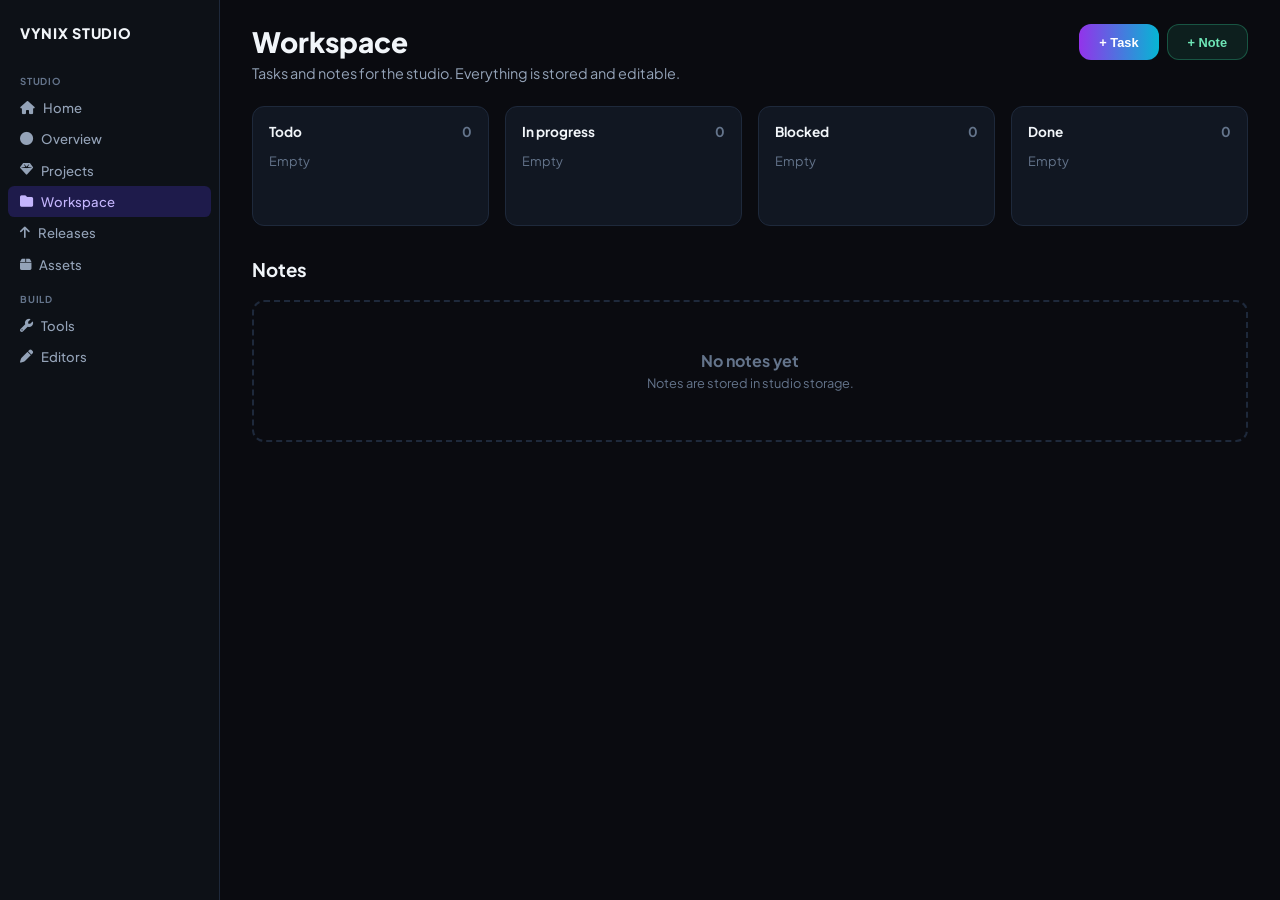
<file: dashboard/workspace.html>
<!DOCTYPE html>
<html lang="en">
<head>
  <meta charset="UTF-8">
  <meta name="viewport" content="width=device-width, initial-scale=1.0">
  <title>Workspace | Vynix Studio</title>
  <link rel="preconnect" href="https://fonts.googleapis.com">
  <link href="https://fonts.googleapis.com/css2?family=Plus+Jakarta+Sans:wght@400;500;600;700;800&display=swap" rel="stylesheet">
  <link rel="stylesheet" href="https://cdnjs.cloudflare.com/ajax/libs/font-awesome/6.5.1/css/all.min.css">
  <link rel="stylesheet" href="../css/style.css">
  <link rel="stylesheet" href="dash.css">
</head>
<body>
  <aside class="sidebar">
    <div class="sidebar-logo">VYNIX STUDIO</div>
    <div class="sidebar-section">Studio</div>
    <a href="../index.html"><i class="fa-solid fa-house"></i> Home</a>
    <a href="index.html"><i class="fa-solid fa-circle"></i> Overview</a>
    <a href="projects.html"><i class="fa-solid fa-gem"></i> Projects</a>
    <a href="workspace.html" class="active"><i class="fa-solid fa-folder"></i> Workspace</a>
    <a href="releases.html"><i class="fa-solid fa-arrow-up"></i> Releases</a>
    <a href="assets.html"><i class="fa-solid fa-box"></i> Assets</a>
    <div class="sidebar-section">Build</div>
    <a href="tools.html"><i class="fa-solid fa-wrench"></i> Tools</a>
    <a href="editors.html"><i class="fa-solid fa-pen"></i> Editors</a>
  </aside>
  <main class="main-content">
    <div class="page-header" style="display:flex;justify-content:space-between;align-items:flex-start;">
      <div>
        <h1>Workspace</h1>
        <p>Tasks and notes for the studio. Everything is stored and editable.</p>
      </div>
      <div style="display:flex;gap:0.5rem;">
        <button class="btn btn-primary" style="font-size:0.8rem;">+ Task</button>
        <button class="btn btn-secondary" style="font-size:0.8rem;">+ Note</button>
      </div>
    </div>
    <div class="kanban">
      <div class="kanban-col"><h4>Todo <span style="float:right;color:#64748b;">0</span></h4><p style="color:#64748b;font-size:0.8rem;">Empty</p></div>
      <div class="kanban-col"><h4>In progress <span style="float:right;color:#64748b;">0</span></h4><p style="color:#64748b;font-size:0.8rem;">Empty</p></div>
      <div class="kanban-col"><h4>Blocked <span style="float:right;color:#64748b;">0</span></h4><p style="color:#64748b;font-size:0.8rem;">Empty</p></div>
      <div class="kanban-col"><h4>Done <span style="float:right;color:#64748b;">0</span></h4><p style="color:#64748b;font-size:0.8rem;">Empty</p></div>
    </div>
    <h3 style="margin-top:2rem;">Notes</h3>
    <div class="drop-zone" style="margin-top:0.75rem;">
      <strong>No notes yet</strong><br><span style="font-size:0.8rem;">Notes are stored in studio storage.</span>
    </div>
  </main>
</body>
</html>
</file>
<file: css/style.css>
/* Vynix Studio – Shared Styles */
:root {
  --bg: #0a0b10;
  --bg-elevated: #111722;
  --border: #1e293b;
  --text: #f1f5f9;
  --text-muted: #94a3b8;
  --cyan: #22d3ee;
  --purple: #a855f7;
  --emerald: #34d399;
  --amber: #fbbf24;
}

* { box-sizing: border-box; }
html, body { margin: 0; padding: 0; background: var(--bg); color: var(--text); font-family: "Plus Jakarta Sans", system-ui, sans-serif; }
a { color: inherit; text-decoration: none; }
img { max-width: 100%; height: auto; }

.container { max-width: 1200px; margin: 0 auto; padding: 0 1.25rem; }
.header { border-bottom: 1px solid var(--border); background: rgba(10,11,16,0.9); backdrop-filter: blur(12px); position: sticky; top: 0; z-index: 50; }
.nav { display: flex; align-items: center; justify-content: space-between; height: 64px; }
.logo { font-weight: 800; font-size: 1.25rem; display: flex; align-items: center; gap: 0.5rem; }
.logo span { color: var(--cyan); }
.nav-links { display: flex; gap: 1.5rem; font-size: 0.875rem; font-weight: 600; }
.nav-links a:hover { color: var(--cyan); }
.btn { display: inline-flex; align-items: center; gap: 0.5rem; padding: 0.6rem 1.25rem; border-radius: 0.75rem; font-weight: 700; font-size: 0.875rem; border: none; cursor: pointer; transition: 0.15s; }
.btn-primary { background: linear-gradient(to right, #9333ea, #06b6d4); color: white; }
.btn-secondary { background: rgba(52,211,153,0.1); border: 1px solid rgba(52,211,153,0.3); color: #6ee7b7; }
.btn:hover { transform: translateY(-1px); }

.hero { padding: 5rem 0 4rem; text-align: center; border-bottom: 1px solid var(--border); }
.hero h1 { font-size: clamp(2.25rem, 5vw, 4.5rem); font-weight: 800; line-height: 1.1; margin: 0 0 1rem; }
.hero p { color: var(--text-muted); max-width: 36rem; margin: 0 auto 2rem; font-size: 1.05rem; }
.badge { display: inline-flex; align-items: center; gap: 0.4rem; background: rgba(168,85,247,0.1); border: 1px solid rgba(168,85,247,0.25); color: #c4b5fd; font-size: 0.75rem; font-weight: 600; padding: 0.3rem 0.75rem; border-radius: 9999px; margin-bottom: 1.25rem; }

.section { padding: 3.5rem 0; }
.section h2 { font-size: 1.75rem; font-weight: 800; margin: 0 0 0.5rem; }
.section-subtitle { color: var(--text-muted); margin: 0 0 2rem; }

.grid { display: grid; gap: 1.25rem; }
.grid-2 { grid-template-columns: repeat(auto-fit, minmax(280px, 1fr)); }
.grid-3 { grid-template-columns: repeat(auto-fit, minmax(240px, 1fr)); }

.card { background: var(--bg-elevated); border: 1px solid var(--border); border-radius: 1rem; padding: 1.25rem; transition: 0.2s; }
.card:hover { border-color: rgba(34,211,238,0.4); transform: translateY(-2px); }
.card h3 { margin: 0 0 0.25rem; font-size: 1.05rem; }
.card .type { font-size: 0.7rem; color: var(--text-muted); text-transform: uppercase; letter-spacing: 0.05em; }
.card p { color: var(--text-muted); font-size: 0.85rem; line-height: 1.5; margin: 0.75rem 0; }
.stats { display: flex; gap: 1rem; font-size: 0.7rem; font-weight: 600; color: #64748b; }
.project-icon { width: 48px; height: 48px; border-radius: 0.75rem; object-fit: cover; background: #000; }

.footer { border-top: 1px solid var(--border); padding: 2rem 0; text-align: center; color: var(--text-muted); font-size: 0.8rem; }
.footer a { color: var(--cyan); }

.status-pill { display: inline-flex; align-items: center; gap: 0.35rem; padding: 0.2rem 0.6rem; border-radius: 9999px; font-size: 0.65rem; font-weight: 700; border: 1px solid; }
.status-released { background: rgba(52,211,153,0.1); color: #6ee7b7; border-color: rgba(52,211,153,0.3); }
.status-dev { background: rgba(59,130,246,0.1); color: #93c5fd; border-color: rgba(59,130,246,0.3); }
.status-planned { background: rgba(148,163,184,0.1); color: #cbd5e1; border-color: rgba(148,163,184,0.3); }

.loading { color: var(--text-muted); font-size: 0.875rem; padding: 2rem; text-align: center; }
.error { color: #fca5a5; }

@media (max-width: 768px) {
  .nav-links { display: none; }
  .hero { padding: 3rem 0; }
}
</file>
<file: dashboard/dash.css>
.sidebar { width: 220px; background: #0d1117; border-right: 1px solid #1e293b; padding: 1rem 0.5rem; flex-shrink: 0; position: sticky; top: 0; height: 100vh; overflow-y: auto; }
.sidebar-logo { font-weight: 800; font-size: 0.9rem; padding: 0.5rem 0.75rem 1.25rem; letter-spacing: 0.05em; }
.sidebar-section { font-size: 0.6rem; font-weight: 700; color: #64748b; text-transform: uppercase; letter-spacing: 0.08em; padding: 0.8rem 0.75rem 0.3rem; }
.sidebar a { display: flex; align-items: center; gap: 0.5rem; padding: 0.45rem 0.75rem; border-radius: 0.4rem; font-size: 0.82rem; font-weight: 500; color: #94a3b8; }
.sidebar a:hover, .sidebar a.active { background: #1e293b; color: #f1f5f9; }
.sidebar a.active { background: #1e1b4b; color: #c4b5fd; }
body { display: flex; min-height: 100vh; margin: 0; background: #0a0b10; }
.main-content { flex: 1; padding: 1.5rem 2rem; overflow-y: auto; }
.page-header h1 { font-size: 1.75rem; font-weight: 800; margin: 0 0 0.3rem; }
.page-header p { color: #94a3b8; font-size: 0.9rem; margin: 0 0 1.5rem; }
.stats-row { display: grid; grid-template-columns: repeat(4, 1fr); gap: 1rem; }
.stat-card { background: #111722; border: 1px solid #1e293b; border-radius: 0.75rem; padding: 1rem 1.25rem; }
.stat-label { font-size: 0.65rem; font-weight: 700; color: #64748b; letter-spacing: 0.05em; }
.stat-value { font-size: 1.75rem; font-weight: 800; margin-top: 0.25rem; }
.panel { background: #111722; border: 1px solid #1e293b; border-radius: 0.75rem; padding: 1.25rem; }
.panel h3 { margin: 0; font-size: 0.95rem; }
.empty-state { text-align: center; color: #64748b; }
.empty-state p { margin: 0.5rem 0 0; font-size: 0.8rem; }
.tool-card, .editor-card { background: #111722; border: 1px solid #1e293b; border-radius: 0.75rem; padding: 1.25rem; }
.tool-card h3, .editor-card h3 { margin: 0.5rem 0 0.25rem; font-size: 0.95rem; }
.tool-card p, .editor-card p { margin: 0; font-size: 0.8rem; color: #94a3b8; }
.kanban { display: grid; grid-template-columns: repeat(4, 1fr); gap: 1rem; }
.kanban-col { background: #111722; border: 1px solid #1e293b; border-radius: 0.75rem; padding: 1rem; min-height: 120px; }
.kanban-col h4 { margin: 0 0 0.5rem; font-size: 0.85rem; }
.drop-zone { border: 2px dashed #1e293b; border-radius: 0.75rem; padding: 3rem 1rem; text-align: center; color: #64748b; margin-bottom: 1rem; }
@media (max-width: 900px) {
  body { flex-direction: column; }
  .sidebar { width: 100%; height: auto; }
  .stats-row, .kanban { grid-template-columns: 1fr 1fr; }
}
</file>
